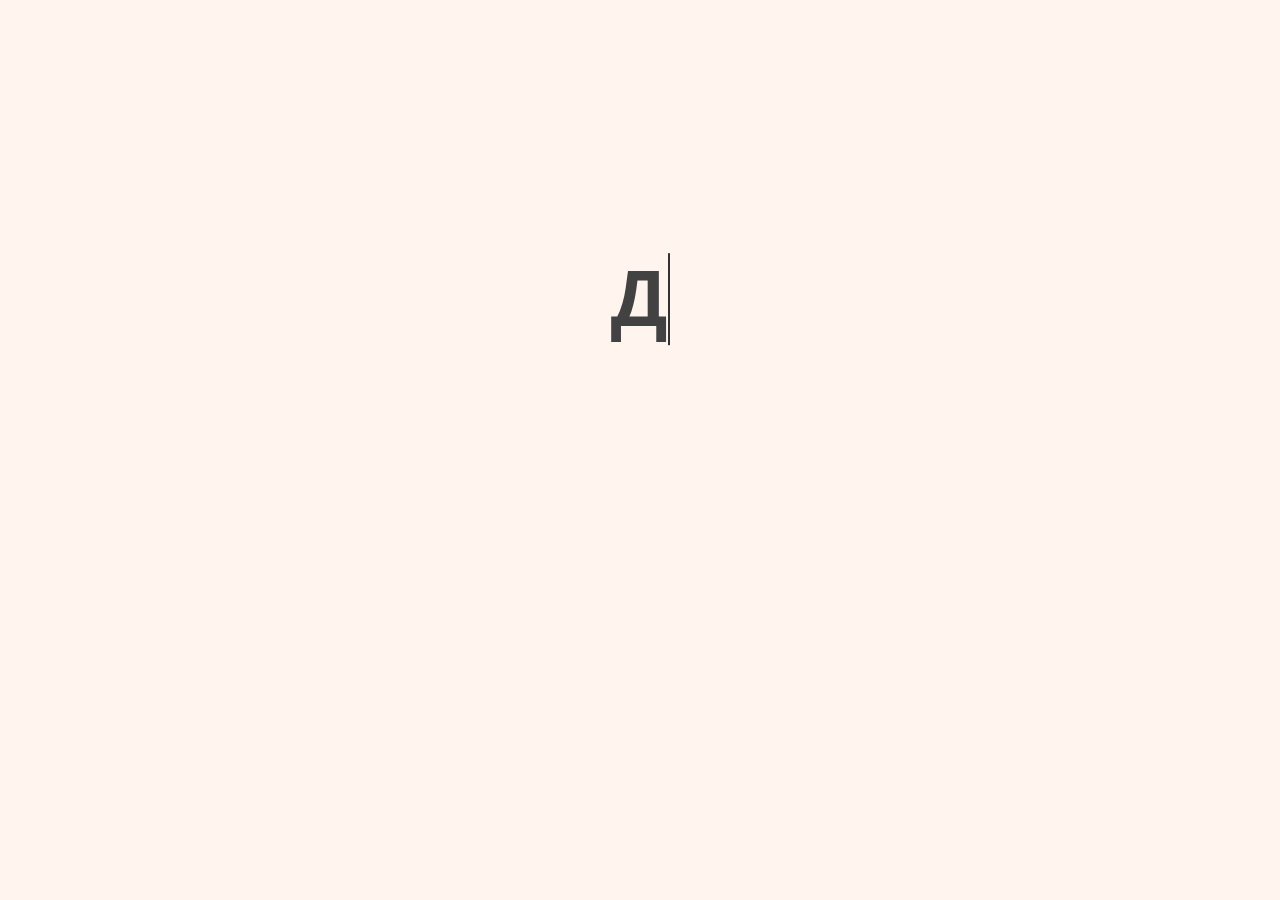
<file: index.html>
<!DOCTYPE html>
<html lang="en">
<head>
  <meta charset="UTF-8">
  <meta name="viewport" content="width=device-width, initial-scale=1.0">
  <link rel="preconnect" href="https://fonts.googleapis.com">
  <link rel="preconnect" href="https://fonts.gstatic.com" crossorigin>
  <link href="https://fonts.googleapis.com/css2?family=Cascadia+Code:ital,wght@0,200..700;1,200..700&family=Comic+Relief:wght@400;700&family=Noto+Sans:ital,wght@0,100..900;1,100..900&family=Roboto:ital,wght@0,100..900;1,100..900&family=Source+Code+Pro:ital,wght@0,200..900;1,200..900&display=swap" rel="stylesheet">
  <link rel="stylesheet" href="style.css">
  <title>Приветствие</title>
</head>
<body>
  <main>
    <h1 id="greeting"></h1>
  </main>

  <article>
    <button id="btn-home" class="home" type="button" onclick="location.href='home.html'">Вперёд</button>
  </article>

  <script src="script.js"></script>
</body>
</html>
</file>
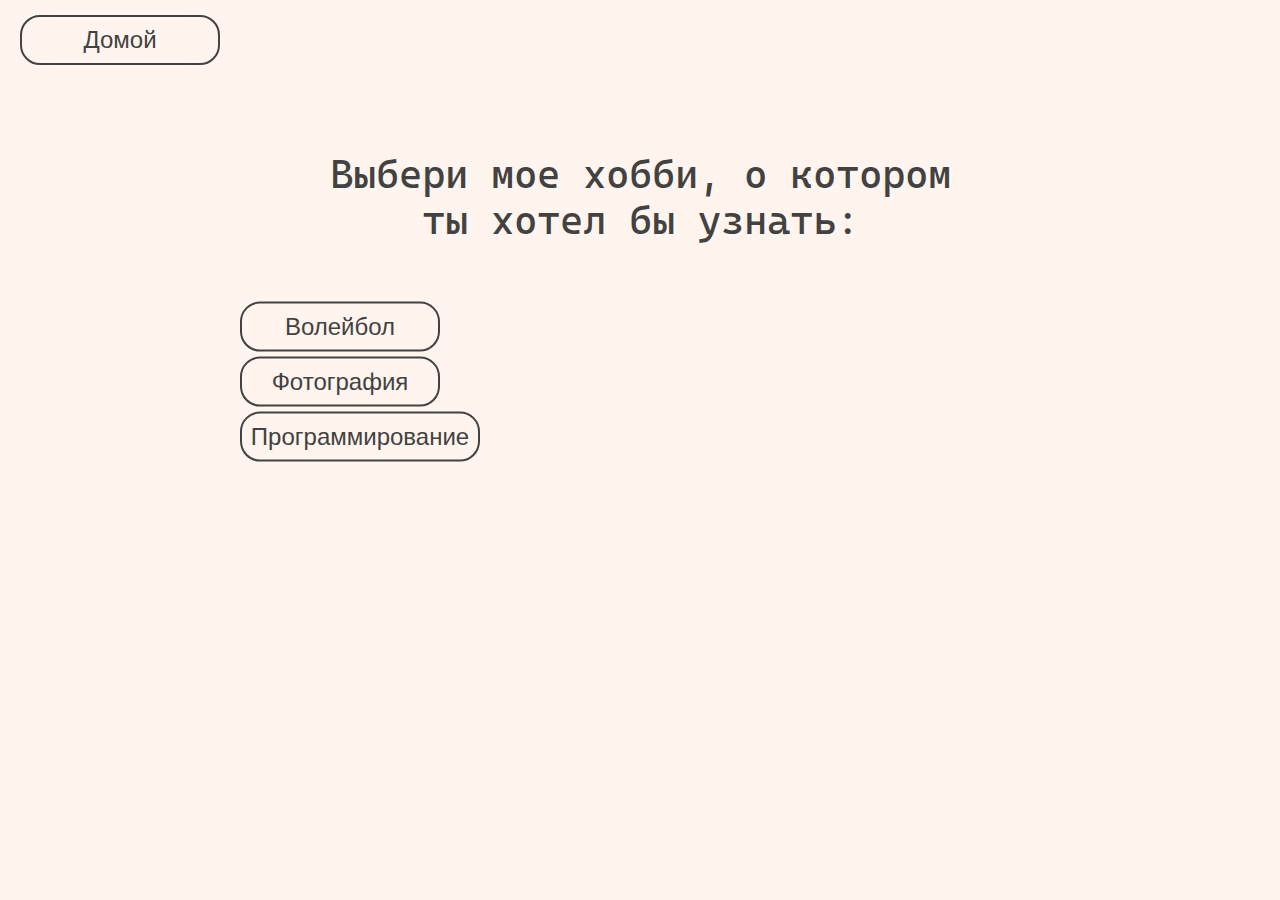
<file: categories.html>
<!DOCTYPE html>
<html lang="en">
<head>
  <meta charset="UTF-8">
  <meta name="viewport" content="width=device-width, initial-scale=1.0">
  <link rel="stylesheet" href="cats.css">
  <link rel="preconnect" href="https://fonts.googleapis.com">
  <link rel="preconnect" href="https://fonts.gstatic.com" crossorigin>
  <link href="https://fonts.googleapis.com/css2?family=Cascadia+Code:ital,wght@0,200..700;1,200..700&family=Comic+Relief:wght@400;700&family=Noto+Sans:ital,wght@0,100..900;1,100..900&display=swap" rel="stylesheet">
  <title>I'm Gleb</title>
</head>
<body>
  <header>
    <button class="home" type="button" onclick="location.href='home.html'">Домой</button>
  </header>

  <main>
    <article>
      <p class="hobbies">Выбери мое хобби, о котором<br>ты хотел бы узнать:</p>
    </article>

    <nav class="navigation">
      <button class="vlbl" type="button" onclick="location.href='volleyball.html'">Волейбол</button><br>
      <button class="pht" type="button" onclick="location.href='photo.html'">Фотография</button><br>
      <button class="prg" type="button" onclick="location.href='programm.html'">Программирование</button>
    </nav>
  </main>
</body>
</html>
</file>
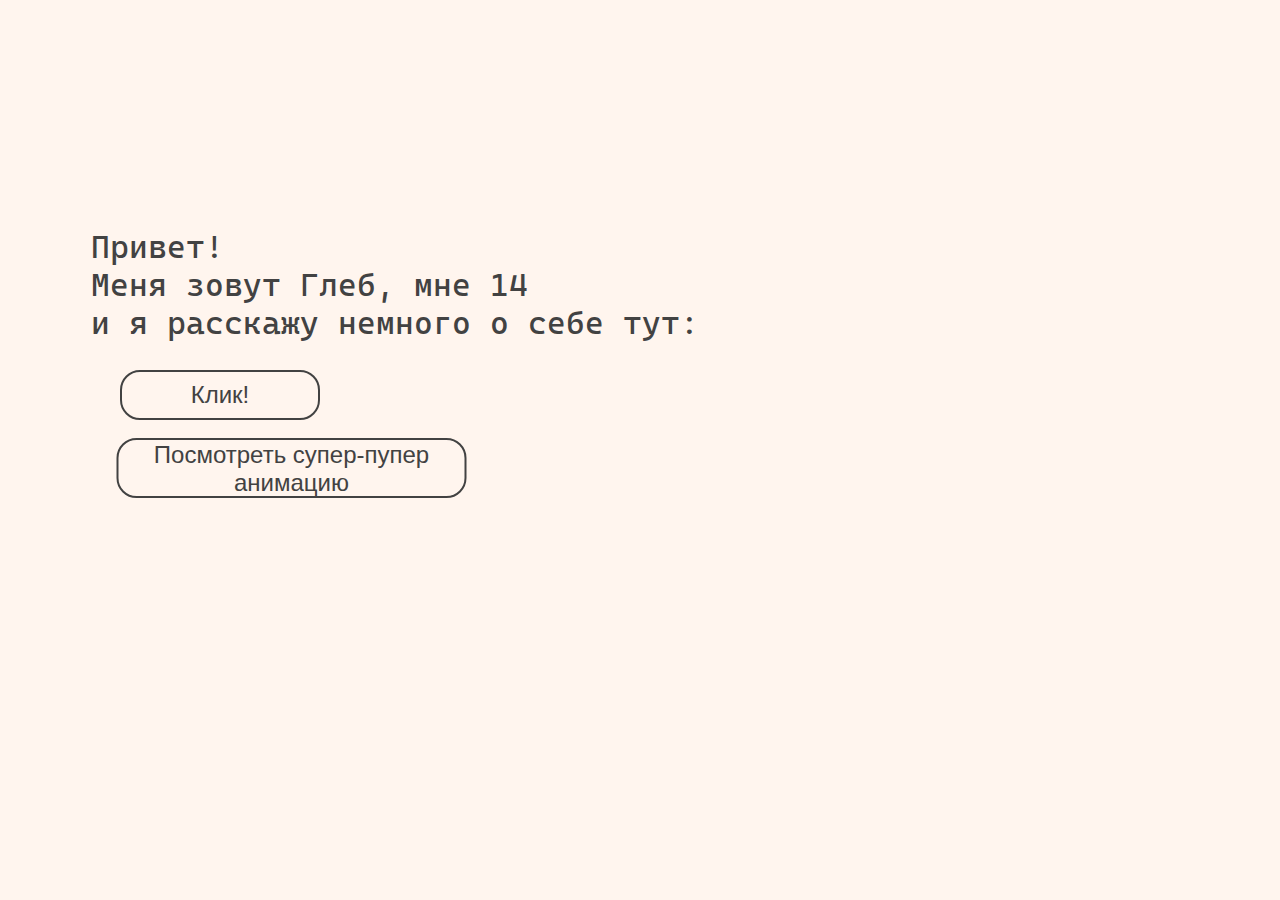
<file: home.html>
<!DOCTYPE html>
<html lang="en">
<head>
  <meta charset="UTF-8">
  <meta name="viewport" content="width=device-width, initial-scale=1.0">
  <link rel="stylesheet" href="home.css">
  <link rel="preconnect" href="https://fonts.googleapis.com">
  <link rel="preconnect" href="https://fonts.gstatic.com" crossorigin>
  <link href="https://fonts.googleapis.com/css2?family=Cascadia+Code:ital,wght@0,200..700;1,200..700&family=Comic+Relief:wght@400;700&family=Noto+Sans:ital,wght@0,100..900;1,100..900&display=swap" rel="stylesheet">
  <title>Я Глеб</title>
</head>
<body>
  <main>
    <article>
      <p class="content">Привет!<br> Меня зовут Глеб, мне 14<br> и я расскажу немного о себе тут:</p>

      <button class="btn1" type="button" onclick="location.href='categories.html'">Клик!</button>

      <button class="btn2" type="button" onclick="location.href='index.html'">Посмотреть супер-пупер анимацию</button>

    </article>
  </main>
</body>
</html>
</file>
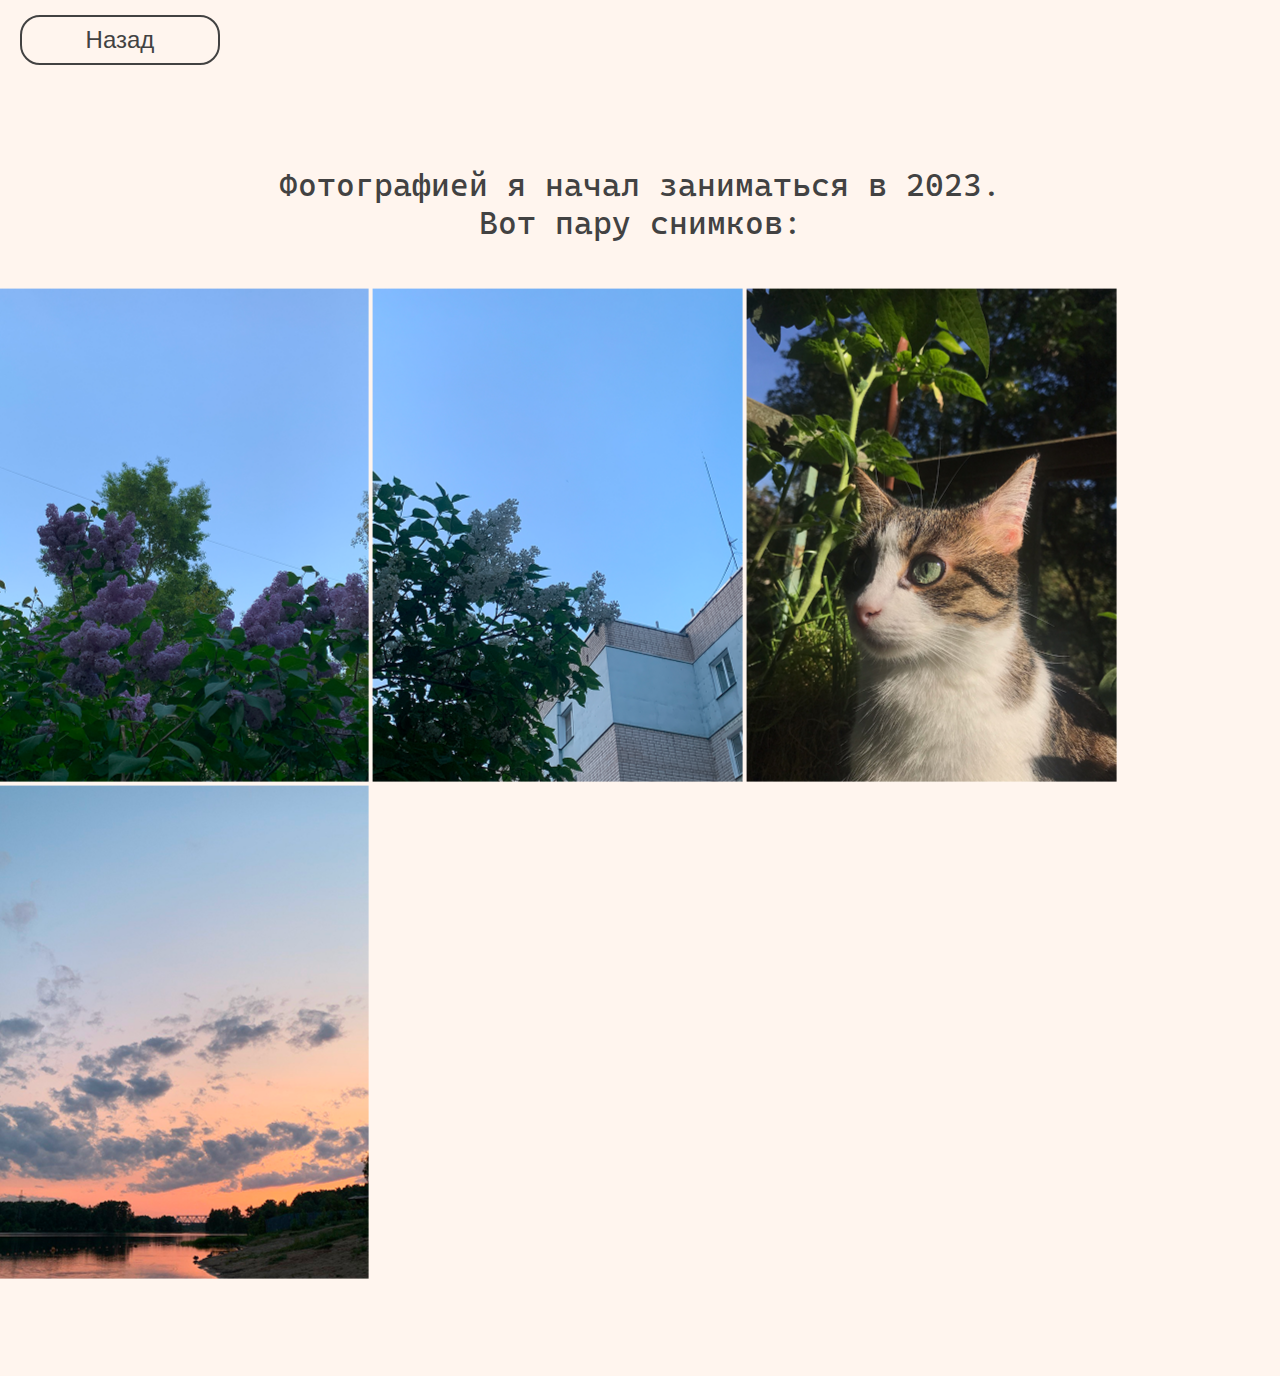
<file: photo.html>
<!DOCTYPE html>
<html lang="en">
<head>
  <meta charset="UTF-8">
  <meta name="viewport" content="width=device-width, initial-scale=1.0">
  <link rel="preconnect" href="https://fonts.googleapis.com">
  <link rel="preconnect" href="https://fonts.gstatic.com" crossorigin>
  <link href="https://fonts.googleapis.com/css2?family=Cascadia+Code:ital,wght@0,200..700;1,200..700&family=Comic+Relief:wght@400;700&family=Noto+Sans:ital,wght@0,100..900;1,100..900&display=swap" rel="stylesheet">
  <link rel="stylesheet" href="photo.css">
  <title>Я и фотография</title>
</head>
<body>
  <header>
    <button class="home" type="button" onclick="location.href='categories.html'">Назад</button>
  </header>

  <article>
    <p class="photograph">Фотографией я начал заниматься в 2023.<br>Вот пару снимков:</p>
  </article>

  <nav class="pc">
    <img src="photo-1.png" alt="">
    <img src="photo-2.png" alt="">
    <img src="photo-3.png" alt="">
    <img src="photo-4.png" alt="">
    <img src="photo-5.png" alt="">
    <img src="photo-6.png" alt="">
  </nav>

  <nav class="other-device">
    <img class="ones" src="photo1-mini.png" alt="">
    <p class="mb"></p>
    <img class="second" src="photo2-mini.png" alt="">
    <p class="mb"></p>
    <img class="third" src="photo3-mini.png" alt="">
    <p class="mb"></p>
    <img class="fourth" src="photo4-mini.png" alt="">
  </nav>
</body>
</html>
</file>
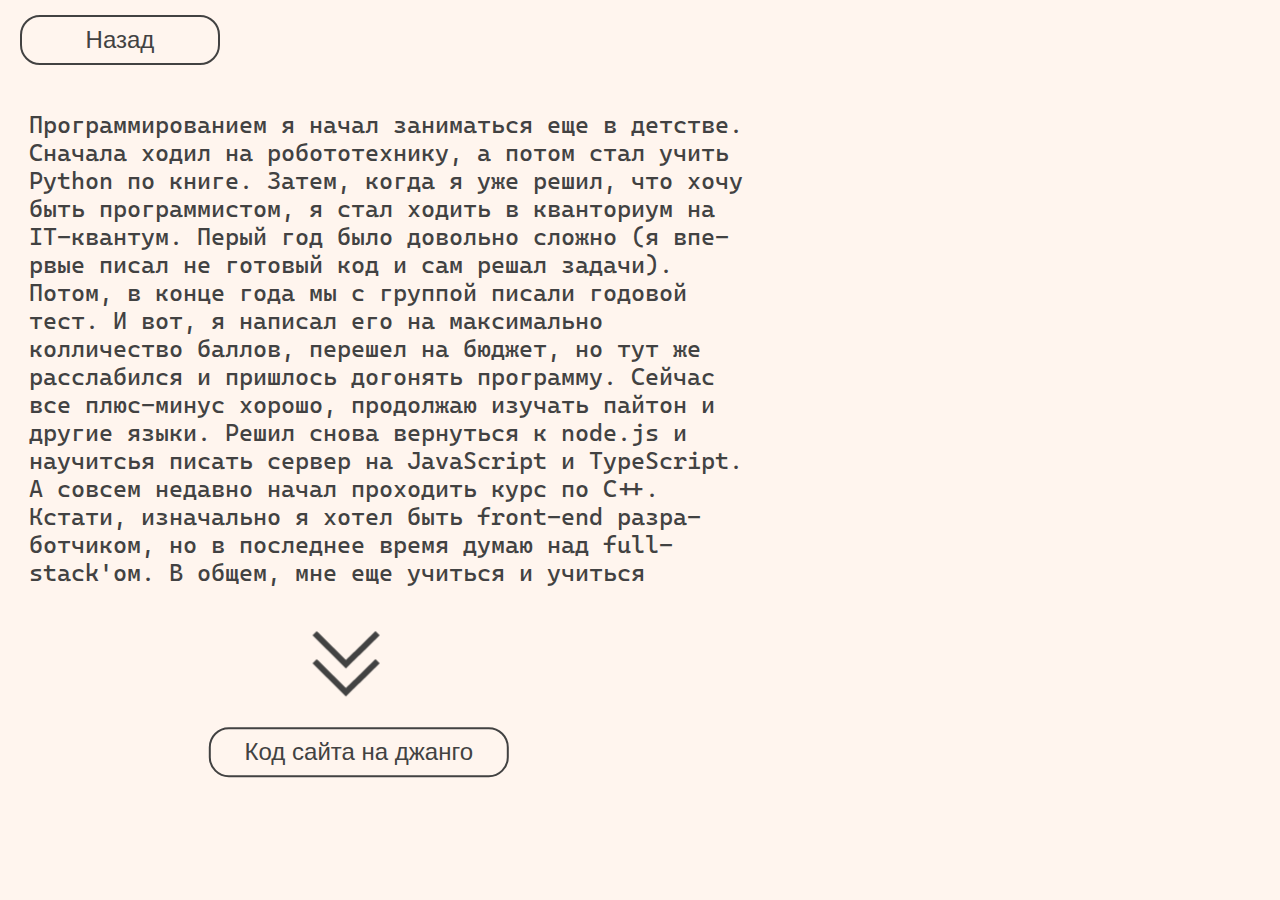
<file: programm.html>
<!DOCTYPE html>
<html lang="en">
<head>
  <meta charset="UTF-8">
  <meta name="viewport" content="width=device-width, initial-scale=1.0">
  <link rel="stylesheet" href="programm.css">
  <link rel="preconnect" href="https://fonts.googleapis.com">
  <link rel="preconnect" href="https://fonts.gstatic.com" crossorigin>
  <link href="https://fonts.googleapis.com/css2?family=Cascadia+Code:ital,wght@0,200..700;1,200..700&family=Comic+Relief:wght@400;700&family=Noto+Sans:ital,wght@0,100..900;1,100..900&display=swap" rel="stylesheet">
  <title>Я и программирование</title>
</head>
<body>
  <header>
    <button class="home" type="button" onclick="location.href='categories.html'">Назад</button>
  </header>

  <article class="txt">
    <p class="description-mb">Программированием я начал заниматься еще в детстве. Сначала ходил на робото-технику, а потом стал 
      учить Python по книге.<br>Затем, когда я уже решил,<br>что хочу быть программистом,<br> я стал ходить в кванториум<br>
      на IT-квантум. Перый год<br>было довольно сложно (я впервые писал не готовый код и сам решал задачи). Потом,<br>в конце года
      мы с группой писали годовой тест.
      И вот,<br>я написал его на максимально колличество баллов, перешел на бюджет, но тут же
      рассл-абился и пришлось догонять программу. Сейчас все плюс-минус хорошо, продолжаю изу-чать пайтон и другие языки. Решил 
      снова вернуться к node.js и научитсья писать сервер на JavaScript и TypeScript. А совсем недавно начал проходить курс по
      C++.
      <br> Кстати, изначально я хотел быть front-end разработчиком, но в последнее время думаю над
      full-stack'ом. В общем, мне еще учиться и учиться
    </p>

    <nav class="down-img">
      <img src="down.png" alt="">
    </nav>

    <button class="git-mb" onclick="location.href=`https://github.com/Glebariohlb/PizzaMarket`" type="button">Код сайта на джанго</button>

  </article>

  <article class="txt-lptp">
    <p class="description-mb">Программированием я начал заниматься еще в детстве. Сначала ходил на робототехнику, а потом стал 
      учить Python по книге. Затем, когда я уже решил, что хочу быть программистом, я стал ходить в кванториум
      на IT-квантум. Перый год было довольно сложно (я впе-рвые писал не готовый код и сам решал задачи). Потом, в конце года
      мы с группой писали годовой тест.
      И вот, я написал его на максимально колличество баллов, перешел на бюджет, но тут же
      расслабился и пришлось догонять программу. Сейчас все плюс-минус хорошо, продолжаю изучать пайтон и другие языки. Решил 
      снова вернуться к node.js и научитсья писать сервер на JavaScript и TypeScript. А совсем недавно начал проходить курс по
      C++. Кстати, изначально я хотел быть front-end разра-ботчиком, но в последнее время думаю над
      full-stack'ом. В общем, мне еще учиться и учиться
    </p>

    <nav class="down-img">
      <img src="down.png" alt="">
    </nav>

    <button class="git-lptp" onclick="location.href=`https://github.com/Glebariohlb/PizzaMarket`" type="button">Код сайта на джанго</button>
  </article>

  <article class="txt-pc">
    <p class="description-mb">Программированием я начал заниматься еще в детстве. Сначала ходил на робототехнику, а потом стал 
      учить Python по книге. Затем, когда я уже решил, что хочу быть программистом, я стал ходить в кванториум
      на IT-квантум. Перый год было довольно сложно (я впервые писал не готовый код и сам решал задачи). Потом, в конце года
      мы с группой писали годовой тест.
      И вот, я написал его на максимально колличество баллов, перешел на бюджет, но тут же
      расслабился и пришлось догонять программу. Сейчас все плюс-минус хорошо, продолжаю изучать пайтон и другие языки. Решил 
      снова вернуться к node.js и научитсья писать сервер на JavaScript и TypeScript. А совсем недавно начал проходить курс по
      C++. Кстати, изначально я хотел быть front-end разработчиком, но в последнее время думаю над
      full-stack'ом. В общем, мне еще учиться и учиться
    </p>

    <nav class="down-img">
      <img src="down.png" alt="">
    </nav>

    <button class="git-pc" onclick="location.href=`https://github.com/Glebariohlb/PizzaMarket`" type="button">Код сайта на джанго</button>
    <button class="git-pc2" onclick="location.href=`https://github.com/Glebariohlb/PizzaMarket`" type="button">Код сайта на джанго</button>
    <button class="git-pc3" onclick="location.href=`https://github.com/Glebariohlb/PizzaMarket`" type="button">Код сайта на джанго</button>
  </article>

</body>
</html>
</file>
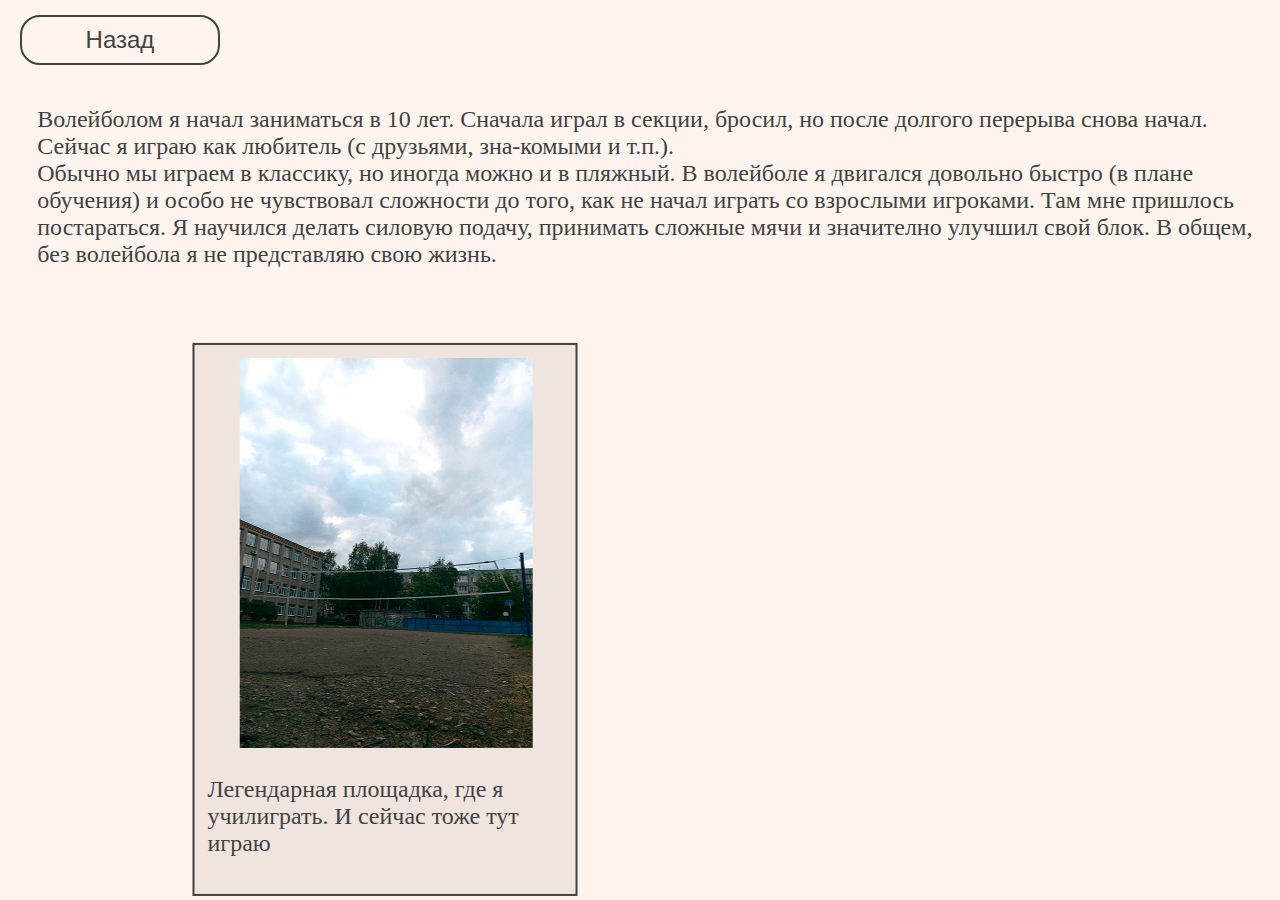
<file: volleyball.html>
<!DOCTYPE html>
<html lang="en">
<head>
  <meta charset="UTF-8">
  <meta name="viewport" content="width=device-width, initial-scale=1.0">
  <link rel="stylesheet" href="volleyball.css">
  <title>Я и волейбол</title>
</head>
<body>
  <header>
    <button class="home" type="button" onclick="location.href='categories.html'">Назад</button>
  </header>

  <article class="mobile">
    <p class="mobile-only">Волейболом я начал заниматься в 10 лет.<br class="mb-enter"> Сначала играл в секции,<br class="mb-enter"> бросил, но после долгого перерыва снова начал. Сейчас я играю как любитель (с друзьями, знакомыми и т.п.).<br>
      Обычно мы играем в классику, но иногда можно и в пляжный. В волейболе я двигался довольно бы-стро (в плане обучения) и особо не чувствовал сложности до того,<br class="mb-enter">как не начал играть со взрослыми игроками.<br class="mb-enter">Там мне пришлось поста-раться.
      Я научился делать силовую подачу, принимать сложные мячи и значително улучшил свой блок. В общ-ем, без волейбола я не представляю свою жизнь.</p>
  </article>

  <article class="tablet">
    <p class="tablet-only">Волейболом я начал заниматься в 10 лет. Сначала играл в секции, бросил, но после долгого перерыва снова начал. Сейчас я играю как любитель (с друзьями, зна-комыми и т.п.).
      <br class="tblt-enter">Обычно мы играем в классику, но иногда можно и в пляжный. В волейболе я двигался довольно быстро (в плане обучения) и особо не чувствовал сложности до того, как не начал играть со взрослыми игроками. Там мне пришлось постараться.
      Я научился делать силовую подачу, принимать сложные мячи и значително улучшил свой блок. В общем, без волейбола я не представляю свою жизнь.</p>
    </article>

  <article class="pc">
    <p class="pc-only">Волейболом я начал заниматься в 10 лет. Сначала играл в секции, бросил, но после долгого перерыва снова начал. Сейчас я играю как любитель (с дру-зьями, знакомыми и т.п.).<br>
      Обычно мы играем в классику, но иногда можно и в пляжный. В волейболе я двигался довольно быстро (в плане обучения) и особо не чувствовал сложности до того, как не начал играть со взрослыми игроками. Там мне пришлось постараться.
      Я научился делать силовую подачу, принимать сложные мячи и значително улучшил свой блок. В общем, без волейбола я не представляю свою жизнь.</p>
  </article>

  <nav class="all">
    <img src="volleyball2.png" alt="" class="immg">
    <p class="text-place">Легендарная площадка, где я училиграть. И сейчас тоже тут играю</p>
  </nav>

  <nav class="pc-img">
    <img src="volleyball.png" alt="" class="immg">
    <p class="text-place">Легендарная площадка, где я училиграть. И сейчас тоже тут играю</p>
  </nav>
  
</body>
</html>
</file>
<file: style.css>
body{
  margin: 0;
  background-color: #fff5ee;
}

.home{
  position: static;
  margin: 0;
  border-radius: 25px;
  width: 300px;
  height: 60px;
  font-size: 170%;
  background-color: #fff5ee;
  color: #424242;
  border-color: #424242;
  border-style: double;
  cursor: pointer;
  transition: 0.2s ease;  
  transform: translate(10%, 30%);
}

button:active{
  background-color: #424242;
  color: #fff5ee;
}

h1{
  color: #424242;
  font-family: "Roboto";
  font-size: 800%;
}

main{
  display: flex;
  justify-content: center;
  align-items: center;
  transform: translateY(50%);
}

article{
  display: flex;
  justify-content: center;
  align-items: center;
  transform: translate(-2%, 200%);
}

#btn-home{
  opacity: 0; 
  animation: fadeIn 1s ease-in forwards;
}


@keyframes fadeIn {
    from { opacity: 0; }
    to { opacity: 1; }
}

#greeting {
    font-family: Arial, sans-serif;
    white-space: nowrap;
    overflow: hidden;
    border-right: 2px solid #333;
}

#greeting.typing-done {
    border-right: none;
}

@media (min-width: 375px) {
  h1{
    color: #424242;
    font-family: "Roboto";
    font-size: 300%;
  }

  main{
    display: flex;
    justify-content: center;
    align-items: center;
    transform: translateY(210%);
  }

  article{
    display: flex;
    justify-content: center;
    align-items: center;
    transform: translate(-8%, 400%);
  }
}

@media (min-width: 768px) {
  h1{
    color: #424242;
    font-family: "Roboto";
    font-size: 500%;
  }

  main{
    display: flex;
    justify-content: center;
    align-items: center;
    transform: translateY(100%);
  }

  article{
    display: flex;
    justify-content: center;
    align-items: center;
    transform: translate(-4%, 300%);
  }
}

@media (min-width: 1440px) {
  h1{
    color: #424242;
    font-family: "Roboto";
    font-size: 800%;
  }

  main{
    display: flex;
    justify-content: center;
    align-items: center;
    transform: translateY(50%);
  }

  article{
    display: flex;
    justify-content: center;
    align-items: center;
    transform: translate(-2%, 200%);
  }
}
</file>
<file: cats.css>
body{
  background-color: #fff5ee;
  margin: 0;
}

.home{
  position: static;
  margin: 0;
  border-radius: 20px;
  width: 200px;
  height: 50px;
  font-size: 150%;
  background-color: #fff5ee;
  color: #424242;
  border-color: #424242;
  border-style: double;
  cursor: pointer;
  transition: 0.2s ease;  
  transform: translate(10%, 30%);
  cursor: pointer;
}

button:active{
  background-color: #424242;
  color: #fff5ee;
}

.vlbl{
  position: static;
  margin: 0;
  border-radius: 20px;
  width: 200px;
  height: 50px;
  font-size: 150%;
  background-color: #fff5ee;
  color: #424242;
  border-color: #424242;
  border-style: double;
  cursor: pointer;
  transition: 0.2s ease;
  cursor: pointer;
  margin-bottom: 2%;
}

.pht{
  position: static;
  margin: 0;
  border-radius: 20px;
  width: 200px;
  height: 50px;
  font-size: 150%;
  background-color: #fff5ee;
  color: #424242;
  border-color: #424242;
  border-style: double;
  cursor: pointer;
  transition: 0.2s ease;
  cursor: pointer;
  margin-bottom: 2%;
}

.prg{
  position: static;
  margin: 0;
  border-radius: 20px;
  width: 240px;
  height: 50px;
  font-size: 150%;
  background-color: #fff5ee;
  color: #424242;
  border-color: #424242;
  border-style: double;
  cursor: pointer;
  transition: 0.2s ease;  
  cursor: pointer;
}

.hobbies{
  font-family: "Cascadia Code";
  color: #424242;
  font-size: 250%;
  position: static;
  margin: 0;
}

article{
  display: flex;
  justify-content: center;
  text-align: center;
  transform: translateY(240%);
}

nav{
  width: min-content;
  transform: translate(350%, 160%);
}

@media (min-width: 375px) {
  .hobbies{
    font-family: "Cascadia Code";
    color: #424242;
    font-size: 240%;
    position: static;
    transform: translateY(-150%);
    margin: 0;
  }

  .vlbl{
  position: static;
  margin: 0;
  border-radius: 20px;
  width: 200px;
  height: 50px;
  font-size: 150%;
  background-color: #fff5ee;
  color: #424242;
  border-color: #424242;
  border-style: double;
  cursor: pointer;
  transition: 0.2s ease;
  cursor: pointer;
  margin-bottom: 2%;
}

.pht{
  position: static;
  margin: 0;
  border-radius: 20px;
  width: 200px;
  height: 50px;
  font-size: 150%;
  background-color: #fff5ee;
  color: #424242;
  border-color: #424242;
  border-style: double;
  cursor: pointer;
  transition: 0.2s ease;
  cursor: pointer;
  margin-bottom: 2%;
}

.prg{
    position: static;
    margin: 0;
    border-radius: 20px;
    width: 240px;
    height: 50px;
    font-size: 150%;
    background-color: #fff5ee;
    color: #424242;
    border-color: #424242;
    border-style: double;
    cursor: pointer;
    transition: 0.2s ease;  
    cursor: pointer;
  }

  nav{
  width: min-content;
  transform: translate(40%, 135%);
  }

  .home{
  position: static;
  margin: 0;
  border-radius: 20px;
  width: 200px;
  height: 50px;
  font-size: 150%;
  background-color: #fff5ee;
  color: #424242;
  border-color: #424242;
  border-style: double;
  cursor: pointer;
  transition: 0.2s ease;  
  transform: translate(9%, 30%);
  cursor: pointer;
}

  button:active{
    background-color: #424242;
    color: #fff5ee;
  }
}

@media (min-width: 720px) {
  .home{
    position: static;
    margin: 0;
    border-radius: 20px;
    width: 200px;
    height: 50px;
    font-size: 150%;
    background-color: #fff5ee;
    color: #424242;
    border-color: #424242;
    border-style: double;
    cursor: pointer;
    transition: 0.2s ease;  
    transform: translate(10%, 30%);
    cursor: pointer;
  }

  button:active{
    background-color: #424242;
    color: #fff5ee;
  }

  .hobbies{
    font-family: "Cascadia Code";
    color: #424242;
    font-size: 250%;
    position: static;
    margin: 0;
  }

  article{
    display: flex;
    justify-content: center;
    text-align: center;
    transform: translateY(260%);
  }

  nav{
    width: min-content;
    transform: translate(100%, 100%);
  }
}

@media (min-width: 1440px){
  nav{
    width: min-content;
    transform: translate(260%, 183%);
  }

  article{
    display: flex;
    justify-content: center;
    text-align: center;
    transform: translateY(420%);
  }
}

@media (min-width: 1878px) {
  nav{
    width: min-content;
    transform: translate(350%, 190%);
  }
}

@media (min-width: 1917px) {
  article{
    display: flex;
    justify-content: center;
    text-align: center;
    transform: translateY(500%);
  }

  nav{
    width: min-content;
    transform: translate(350%, 230%);
  }
}
</file>
<file: home.css>
body{
  background-color: #fff5ee;
  margin: 0;
}

.content{
  font-family: "Cascadia Code";
  color: #424242;
  font-size: 250%;
  position: absolute;
  margin: 0;
  transform: translate(30%, 200%)
}

.btn1{
  position: static;
  margin: 0;
  border-radius: 20px;
  width: 200px;
  height: 50px;
  font-size: 150%;
  background-color: #fff5ee;
  color: #424242;
  border-color: #424242;
  transform: translate(250%, 900%);
  border-style: double;
  cursor: pointer;
  transition: 0.2s ease;
}

.btn2{
  position: static;
  margin: 0;
  border-radius: 20px;
  width: 500px;
  height: 60px;
  font-size: 150%;
  background-color: #fff5ee;
  color: #424242;
  border-color: #424242;
  transform: translate(230%, 1500%);
  border-style: double;
  cursor: pointer;
  transition: 0.2s ease;
}

button:active{
  background-color: #424242;
  color: #fff5ee;
}

@media (min-width: 375px) {
  .content{
    font-family: "Cascadia Code";
    color: #424242;
    font-size: 150%;
    position: absolute;
    margin: 0;
    transform: translate(5%, 200%)
  }

  .btn1{
    position: static;
    border-radius: 20px;
    margin: 0;
    width: 200px;
    height: 50px;
    font-size: 150%;
    background-color: #fff5ee;
    color: #424242;
    border-color: #424242;
    transform: translate(46%, 750%);
    border-style: double;
    cursor: pointer;
    transition: 0.2s ease;
  }

  .btn2{
    position: static;
    margin: 0;
    border-radius: 20px;
    width: 350px;
    height: 60px;
    font-size: 150%;
    background-color: #fff5ee;
    color: #424242;
    border-color: #424242;
    transform: translate(8%, 650%);
    border-style: double;
    cursor: pointer;
    transition: 0.2s ease;
  }
}

@media (min-width: 720px) {
  .content{
    font-family: "Cascadia Code";
    color: #424242;
    font-size: 200%;
    position: absolute;
    margin: 0;
    transform: translate(15%, 200%)
  }

  .btn1{
    position: static;
    border-radius: 20px;
    margin: 0;
    width: 200px;
    height: 50px;
    font-size: 150%;
    background-color: #fff5ee;
    color: #424242;
    border-color: #424242;
    transform: translate(60%, 700%);
    border-style: double;
    cursor: pointer;
    transition: 0.2s ease;
  }

  .btn2{
    position: static;
    margin: 0;
    border-radius: 20px;
    width: 350px;
    height: 60px;
    font-size: 150%;
    background-color: #fff5ee;
    color: #424242;
    border-color: #424242;
    transform: translate(-25%, 730%);
    border-style: double;
    cursor: pointer;
    transition: 0.2s ease;
  }
}

@media (min-width: 1440px) {
  .content{
    font-family: "Cascadia Code";
    color: #424242;
    font-size: 250%;
    position: absolute;
    margin: 0;
    transform: translate(30%, 200%)
  }

  .btn1{
    position: static;
    margin: 0;
    border-radius: 20px;
    width: 200px;
    height: 50px;
    font-size: 150%;
    background-color: #fff5ee;
    color: #424242;
    border-color: #424242;
    transform: translate(250%, 900%);
    border-style: double;
    cursor: pointer;
    transition: 0.2s ease;
  }

  .btn2{
    position: static;
    margin: 0;
    border-radius: 20px;
    width: 500px;
    height: 60px;
    font-size: 150%;
    background-color: #fff5ee;
    color: #424242;
    border-color: #424242;
    transform: translate(140%, 1350%);
    border-style: double;
    cursor: pointer;
    transition: 0.2s ease;
  }
}

@media (min-width: 1878px) {
  .content{
    font-family: "Cascadia Code";
    color: #424242;
    font-size: 250%;
    position: absolute;
    margin: 0;
    transform: translate(30%, 200%)
  }

  .btn1{
    position: static;
    margin: 0;
    border-radius: 20px;
    width: 200px;
    height: 50px;
    font-size: 150%;
    background-color: #fff5ee;
    color: #424242;
    border-color: #424242;
    transform: translate(250%, 900%);
    border-style: double;
    cursor: pointer;
    transition: 0.2s ease;
  }

  .btn2{
    position: static;
    margin: 0;
    border-radius: 20px;
    width: 500px;
    height: 60px;
    font-size: 150%;
    background-color: #fff5ee;
    color: #424242;
    border-color: #424242;
    transform: translate(230%, 1360%);
    border-style: double;
    cursor: pointer;
    transition: 0.2s ease;
  }
}

@media (min-width: 1917px) {
  .content{
    font-family: "Cascadia Code";
    color: #424242;
    font-size: 250%;
    position: absolute;
    margin: 0;
    transform: translate(30%, 200%)
  }

  .btn1{
    position: static;
    margin: 0;
    border-radius: 20px;
    width: 200px;
    height: 50px;
    font-size: 150%;
    background-color: #fff5ee;
    color: #424242;
    border-color: #424242;
    transform: translate(250%, 900%);
    border-style: double;
    cursor: pointer;
    transition: 0.2s ease;
  }

  .btn2{
    position: static;
    margin: 0;
    border-radius: 20px;
    width: 500px;
    height: 60px;
    font-size: 150%;
    background-color: #fff5ee;
    color: #424242;
    border-color: #424242;
    transform: translate(240%, 1500%);
    border-style: double;
    cursor: pointer;
    transition: 0.2s ease;
  }
}
</file>
<file: photo.css>
body{
  background-color: #fff5ee;
  margin: 0;
}

.home{
  position: static;
  margin: 0;
  border-radius: 20px;
  width: 200px;
  height: 50px;
  font-size: 150%;
  background-color: #fff5ee;
  color: #424242;
  border-color: #424242;
  border-style: double;
  cursor: pointer;
  transition: 0.2s ease;  
  transform: translate(10%, 30%);
}

button:active{
  background-color: #424242;
  color: #fff5ee;
}

.photograph{
  font-size: 200%;
  font-family: "Cascadia Code";
  color: #424242;
}

article{
  display: flex;
  justify-content: center;
  text-align: center;
  transform: translateY(60%);
}

.pc{
  display: flex;
  justify-content: center;
  align-items: center;
  transform: translateY(20%);
  gap: 1%;
}

@media (min-width: 375px) {
  .pc{
    display: none;
  }

  .other-device{
    transform: translate(5.5%, 7%);
  }
}

@media (min-width: 720px) {
  .pc{
    display: none;
  }

  .mb{
    display: none;
  }

  .ones{
    transform: translate(10%, 20%);
  }
  .second{
    transform: translate(10%, 20%);
  }
  .third{
    transform: translate(10%, 20%);
  }
  .fourth{
    transform: translate(10%, 20%);
  }

  .other-device{
    transform: translateX(-3%);
    margin-bottom: 15%;
  }
}

@media (min-width: 1440px) {
  .other-device{
    display: none;
  }

  .pc{
    display: block;
    transform: translate(5%, 10%);
    margin-bottom: 10%;
    width: 1300px;
  }
}

@media (min-width: 1880px) {
  .pc{
    transform: translate(2%, 8%);
    width: 1790px;
    margin-bottom: 6%;
  }
}
</file>
<file: programm.css>
body{
  background-color: #fff5ee;
  margin: 0;
}

.home{
  position: static;
  margin: 0;
  border-radius: 20px;
  width: 200px;
  height: 50px;
  font-size: 150%;
  background-color: #fff5ee;
  color: #424242;
  border-color: #424242;
  border-style: double;
  cursor: pointer;
  transition: 0.2s ease;  
  transform: translate(10%, 30%);
}

button:active{
  background-color: #424242;
  color: #fff5ee;
}

.description {
  color: #424242;
  font-family: "Cascadia Code";
  font-size: 200%;
}

.txt{
  position: absolute;
  transform: translate(2%, 20%);
}

.down-img {
  display: flex;
  justify-content: center;
  margin-top: 16%;
}

.descrp-pht {
  gap: 30%;
  justify-content: center;

  color: #424242;
  font-family: Cascadia Code;
  font-size: 150%;

  transform: translate(-4%, 1287%);
}

@media (min-width: 375px) {
  
  .txt-pc{
    display: none;
  }
  
  .down-img {
    display: flex;
    justify-content: center;
    margin-top: 8%;
    transform: translateX(-6%);
  }

  .txt-lptp{
    display: none;
  }

  .code{
    display: none;
  }

  .description-mb {
    color: #424242;
    font-family: "Cascadia Code";
    font-size: 150%;
  }

  .txt{
    position: absolute;
    transform: translate(4%, 4%);
  }

  .git-mb{
    position: static;
    margin: 0;
    border-radius: 20px;
    width: 300px;
    height: 50px;
    font-size: 150%;
    background-color: #fff5ee;
    color: #424242;
    border-color: #424242;
    border-style: double;
    cursor: pointer;
    transition: 0.2s ease; 
    transform: translate(13%, 50%);
    margin-bottom: 15%;
  }

  .git-mb:active{
    background-color: #424242;
    color: #fff5ee;
  }
}

@media (min-width: 720px) {
  .txt{
    display: none;
  }

  .txt-pc{
    display: none;
  }

  .txt-lptp{
    display: block;
    width: 720px;
    transform: translate(4%, 5%);
  }

  .down-img {
    display: flex;
    justify-content: center;
    margin-top: 6%;
  }

  .git-lptp{
    position: static;
    margin: 0;
    border-radius: 20px;
    width: 300px;
    height: 50px;
    font-size: 150%;
    background-color: #fff5ee;
    color: #424242;
    border-color: #424242;
    border-style: double;
    cursor: pointer;
    transition: 0.2s ease; 
    transform: translate(60%, 60%);
    margin-bottom: 15%;
  }

  .git-lptp:active{
    background-color: #424242;
    color: #fff5ee;
  }
}

@media (min-width: 1440px) {
  .txt{
    display: none;
  }

  .txt-lptp{
    display: none;
  }

  .git-pc2{
    display: none;
  }

  .git-pc3{ 
    display: none;
  }

  .txt-pc{
    display: block;
    width: 1200px;
    font-size: 130%;
    transform: translate(9%, 10%);
  }

  .down-img {
    display: flex;
    justify-content: center;
    margin-top: 6%;
  }

  .git-pc{
    position: static;
    margin: 0;
    border-radius: 20px;
    width: 400px;
    height: 50px;
    font-size: 150%;
    background-color: #fff5ee;
    color: #424242;
    border-color: #424242;
    border-style: double;
    cursor: pointer;
    transition: 0.2s ease; 
    transform: translate(80%, 60%);
    margin-bottom: 5%;
  }

  .git:active{
    background-color: #424242;
    color: #fff5ee;
  }
}

@media (min-width: 1880px) {

  .txt-pc{
    display: block;
    width: 1500px;
  }

  .git-pc{
    display: none;
  }

  .git-pc3{
    display: none;
  }

  .txt-lptp{
    display: none;
  }

  .git-pc2{
    position: static;
    margin: 0;
    border-radius: 20px;
    width: 400px;
    height: 50px;
    display: inline;
    font-size: 150%;
    background-color: #fff5ee;
    color: #424242;
    border-color: #424242;
    border-style: double;
    cursor: pointer;
    transition: 0.2s ease; 
    transform: translate(120%, 60%);
  }

  .git-pc2:active{
    background-color: #424242;
    color: #fff5ee;
  }
}

@media (min-width: 1917px) {
  .txt-pc{
    display: block;
    width: 1550px;
    transform: translate(10%, 20%);
  }

  .txt-lptp{
    display: none;
  }

  .git{
    position: static;
    margin: 0;
    border-radius: 20px;
    width: 400px;
    height: 50px;
    font-size: 150%;
    background-color: #fff5ee;
    color: #424242;
    border-color: #424242;
    border-style: double;
    cursor: pointer;
    transition: 0.2s ease; 
    transform: translate(144%, 65%);
    margin-bottom: 5%;
  }

  .git:active{
    background-color: #424242;
    color: #fff5ee;
  }

  .down-img {
    display: flex;
    justify-content: center;
    margin-top: 5%;
  }
}
</file>
<file: volleyball.css>
body{
  background-color: #fff5ee;
  margin: 0;
}

.home{
  position: static;
  margin: 0;
  border-radius: 20px;
  width: 200px;
  height: 50px;
  font-size: 150%;
  background-color: #fff5ee;
  color: #424242;
  border-color: #424242;
  border-style: double;
  cursor: pointer;
  transition: 0.2s ease;  
  transform: translate(10%, 30%);
}

button:active{
  background-color: #424242;
  color: #fff5ee;
}

.mobile-only{
  font-family: 'Cascadia Code';
  color: #424242;
  font-size: 200%;
  transform: translate(7%, 40%);
  display: inline-block;
}

.text-place{
  color: #424242;
  font-size: 150%;
  height: fit-content;
}

nav{
  border: 2px double #424242;
  padding: 18px;
  font-family: 'Cascadia Code';
  position: absolute;
  transform: translate(255%, -55%); 
  background-color: #f0e5de;
}

.immg{
  transform: translateX(15%);
}

@media (min-width: 375px) {
  br.mb-enter{
    display: inline;
  }

  .pc-img{
    display: none;
  }

  p.mobile-only{
    display: inline-block;
  }

  .tablet{
    display: none;
  }

  .pc{
    display: none;
  }

  .mobile-only{
    font-family: "Cascadia Code";
    color: #424242;
    font-size: 140%;
    transform: translate(12%, 8%);
    display: inline-block;
  }

  article{
    font-family: "Cascadia Code";
    max-width: 341px;
  }

  .text-place{
    font-family: "Cascadia Code";
    color: #424242;
    font-size: 150%;
    height: fit-content;
  }

  nav{
    display: block;
    border: 2px double #424242;
    padding: 13px;
    max-width: 355px;
    font-family: "Cascadia Code";
    transform: translate(3.5%, 20%); 
    background-color: #f0e5de;
  }

  .immg{
    transform: translateX(11%);
  }
}

@media (min-width: 720px) {
  br.mb-enter{
    display: none;
  }

  .pc-img{
    display: none;
  }

  .mobile{
    display: none;
  }

  .pc{
    display: none;
  }

  .tablet{
    display: block;
  }

  article{
    max-width: 97%;
  }

  .tablet-only{
    font-family: "Cascadia Code";
    color: #424242;
    font-size: 150%;
    transform: translate(3%, 20%);
    display: inline-block;
  }

  .text-place{
    color: #424242;
    font-size: 150%;
    height: fit-content;
  }

  nav{
    display: block;
    border: 2px double #424242;
    padding: 13px;
    max-width: 355px;
    font-family: 'Cascadia Code';
    transform: translate(50%, 15%); 
    background-color: #f0e5de;
  }

  .immg{
    transform: translateX(11%);
  }
}

@media (min-width: 1440px) {
  br.tblt-enter{
    display: none;
  }
  br.mb-enter{
    display: none;
  }
  .tablet{
    display: none;
  }
  .mobile{
    display: none;
  }
  .pc{
    display: block;
  }
  .pc-img{
    display: none;
  }

  .pc-only{
    font-family: 'Cascadia Code';
    color: #424242;
    font-size: 180%;
    transform: translate(7%, 40%);
    display: inline-block;
  }

  .text-place{
    color: #424242;
    font-size: 150%;
    height: fit-content;
  }

  article{
    max-width: 60%;
  }

  nav{
    border: 2px double #424242;
    padding: 18px;
    font-family: 'Cascadia Code';
    position: absolute;
    transform: translate(250%, -60%); 
    background-color: #f0e5de;
  }

  .immg{
    transform: translateX(13%);
  }

}

@media (min-width: 1878px) {
  .pc-img{
    display: inline;
  }
  
  .all{
    display: none;
  }

  .tablet{
    display: none;
  }

  .mobile{
    display: none;
  }

  .pc{
    display: block;
  }

  .home{
    position: static;
    margin: 0;
    border-radius: 20px;
    width: 200px;
    height: 50px;
    font-size: 150%;
    background-color: #fff5ee;
    color: #424242;
    border-color: #424242;
    border-style: double;
    cursor: pointer;
    transition: 0.2s ease;  
    transform: translate(20%, 30%);
  }

  button:active{
    background-color: #424242;
    color: #fff5ee;
  }

  .pc-only{
    font-family: 'Cascadia Code';
    color: #424242;
    font-size: 200%;
    transform: translate(5%, 50%);
  }

  .text-place{
    color: #424242;
    font-size: 150%;
    height: fit-content;
  }

  nav{
    border: 2px double #424242;
    padding: 40px;
    font-family: 'Cascadia Code';
    position: absolute;
    transform: translate(300%, -55%); 
    background-color: #f0e5de;
    margin: 0;
  }

  .immg{
    transform: translateX(-2%);
  }
}
</file>
